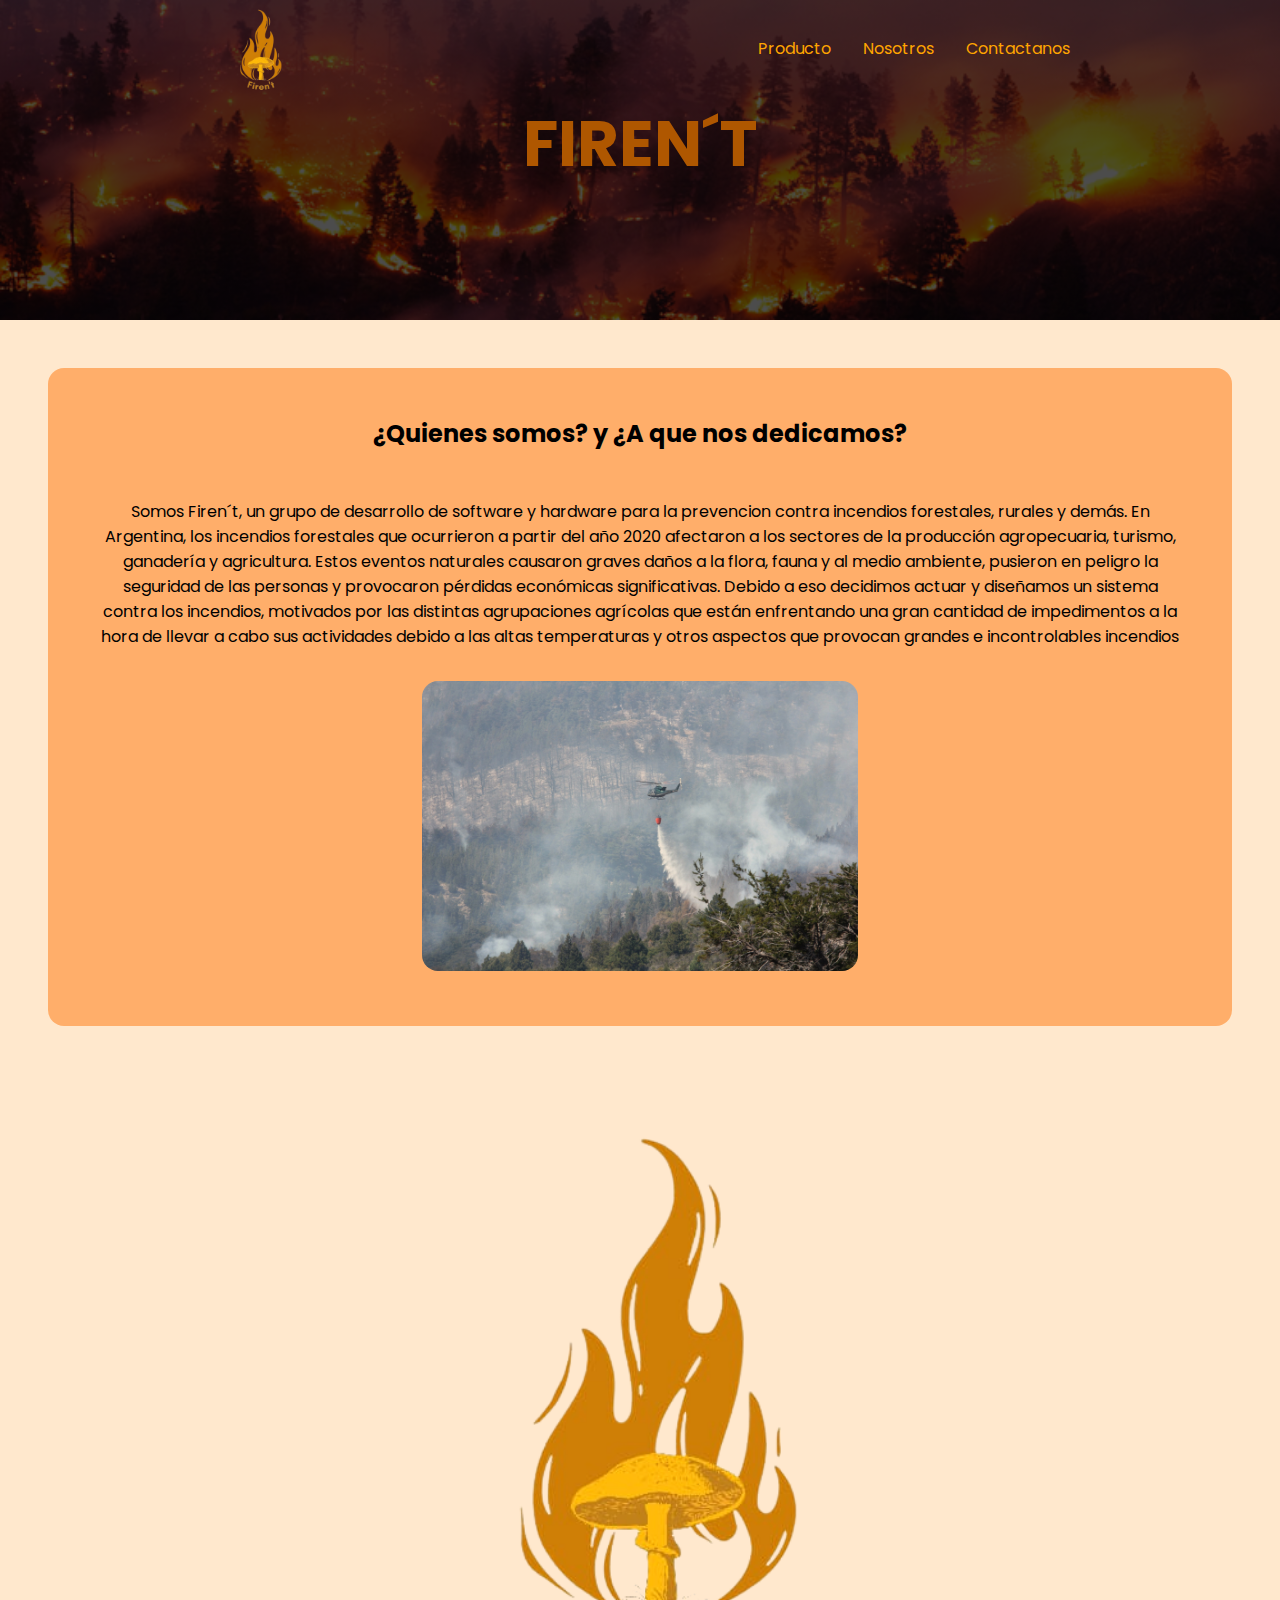
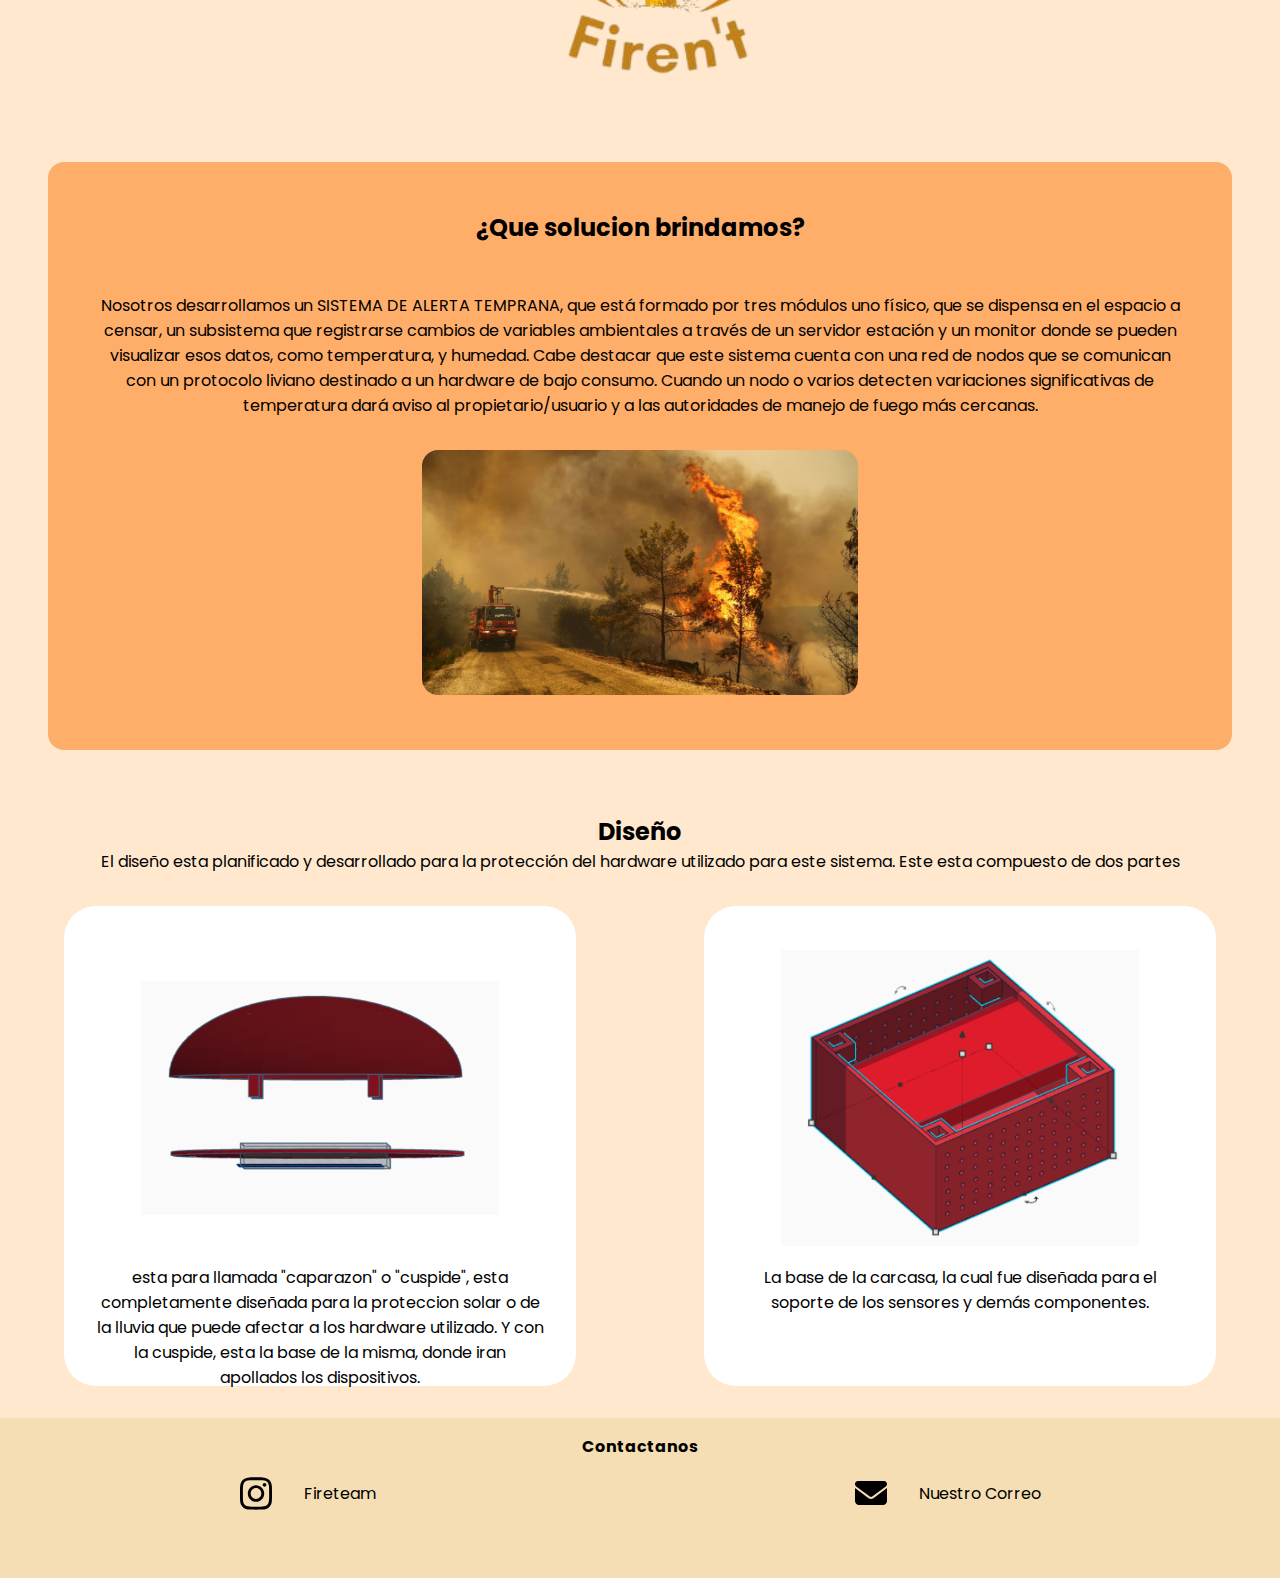
<file: index.html>
<!DOCTYPE html>
<html lang="en">

<head>
    
    <meta charset="UTF-8">
    <meta name="viewport" content="width=device-width, initial-scale=1.0">
    <title>FIREN´T</title>

    <!--relacion con el css-->
    <link rel="stylesheet" href="css/index.css">
    <!--logo -->
    <link rel="shortvut icon" href="/img/LOGOfirent.png" type="imagen/x-icon">
    
</head>

<body>
    <header>
        <!--MENÚ-->
        <div class="menu">

            <img src="/img/LOGOfirent.png" alt="">
            <ul>
                <li><a href="/producto.html">Producto</a></li>
                <li><a href="/nosotros.html">Nosotros</a></li>
                <li><a href="#footer">Contactanos</a></li>
            </ul>
        </div>
        <h1>FIREN´T</h1>
    </header>
    <main>
        <!--Contenedor de informacion breve-->
        <div class="contenedorQuienes">
            <div class="quienes">
                <h2>¿Quienes somos? y ¿A que nos dedicamos? </h2>
                <p>Somos Firen´t, un grupo de desarrollo de software y hardware para la prevencion contra incendios
                    forestales, rurales y demás.
                    En Argentina, los incendios forestales que ocurrieron a partir del año 2020 afectaron a los sectores
                    de
                    la producción agropecuaria, turismo, ganadería y agricultura. Estos eventos naturales causaron
                    graves
                    daños a la flora, fauna y al medio ambiente, pusieron en peligro la seguridad de las personas y
                    provocaron pérdidas económicas significativas.
                    Debido a eso decidimos actuar y
                    diseñamos un sistema contra los incendios, motivados por las distintas agrupaciones agrícolas que
                    están
                    enfrentando una gran cantidad de impedimentos a la hora de llevar a cabo sus actividades debido a
                    las
                    altas temperaturas y otros aspectos que provocan grandes e incontrolables incendios
                </p>
                <div class="relleno">
                    <img src="/img/relleno1.jpeg" alt="">
                </div>
            </div>
        </div>

        <div class="foto">
            <img src="/img/LOGOfirent.png" alt="">
        </div>

<!--contenedor de la solucion-->
        <div class="contenedorComo">
            <div class="como">
                <h2>¿Que solucion brindamos?</h2>
                <p>Nosotros desarrollamos un SISTEMA DE ALERTA TEMPRANA, que está formado por tres módulos uno físico,
                    que
                    se dispensa en el espacio a censar, un subsistema que registrarse cambios de variables ambientales a
                    través de un servidor estación y un monitor donde se pueden visualizar esos datos, como temperatura,
                    y
                    humedad. Cabe destacar que este sistema cuenta con una red de nodos que se comunican con un
                    protocolo
                    liviano destinado a un hardware de bajo consumo.
                    Cuando un nodo o varios detecten variaciones significativas de temperatura dará aviso al
                    propietario/usuario y a las autoridades de manejo de fuego más cercanas.
                </p>
                <div class="relleno">
                    <img src="/img/relleno2.jpeg" alt="">
                </div>
            </div>
        </div>
        <!--
        <div class="foto">
            <img src="/img/main2.jpeg" alt="">
        </div>
    -->

    <!--Apartado informacion breve sobre el diseño-->
        <div class="diseno">
            <h2>Diseño</h2>

            <p>El diseño esta planificado y desarrollado para la protección del hardware utilizado para este sistema.
                Este esta compuesto de dos partes
            </p>
            <div class="contenerDiseno">
                <div class="disenoBase">
                    <img src="/img/base.PNG" alt="">
                    <p>esta para llamada "caparazon" o "cuspide", esta completamente diseñada para la proteccion solar o
                        de la lluvia que puede afectar a los
                        hardware utilizado. Y con la cuspide, esta la base de la misma, donde iran apollados los
                        dispositivos.
                    </p>
                </div>
                <div class="disenoCapa">
                    <img src="/img/Captura6.5.PNG" alt="">
                    <p>La base de la carcasa, la cual fue diseñada para el soporte de los sensores y demás componentes.
                    </p>
                </div>
            </div>
        </div>
    </main>


    <!--footer-->
    <footer id="footer">
        <div class="titulo">
            <h4>Contactanos</h4>
        </div>
        <div class="contenedorFooter">
            <div class="insta">
                <img src="/img/instagram.svg" alt="">
                <a href="">Fireteam</a>
            </div>
            <div class="correo">
        
                <img src="/img/envelope-solid.svg" alt="">
                <a href="">Nuestro Correo</a>
            </div>
        </div>
    </footer>

</body>

</html>
</file>
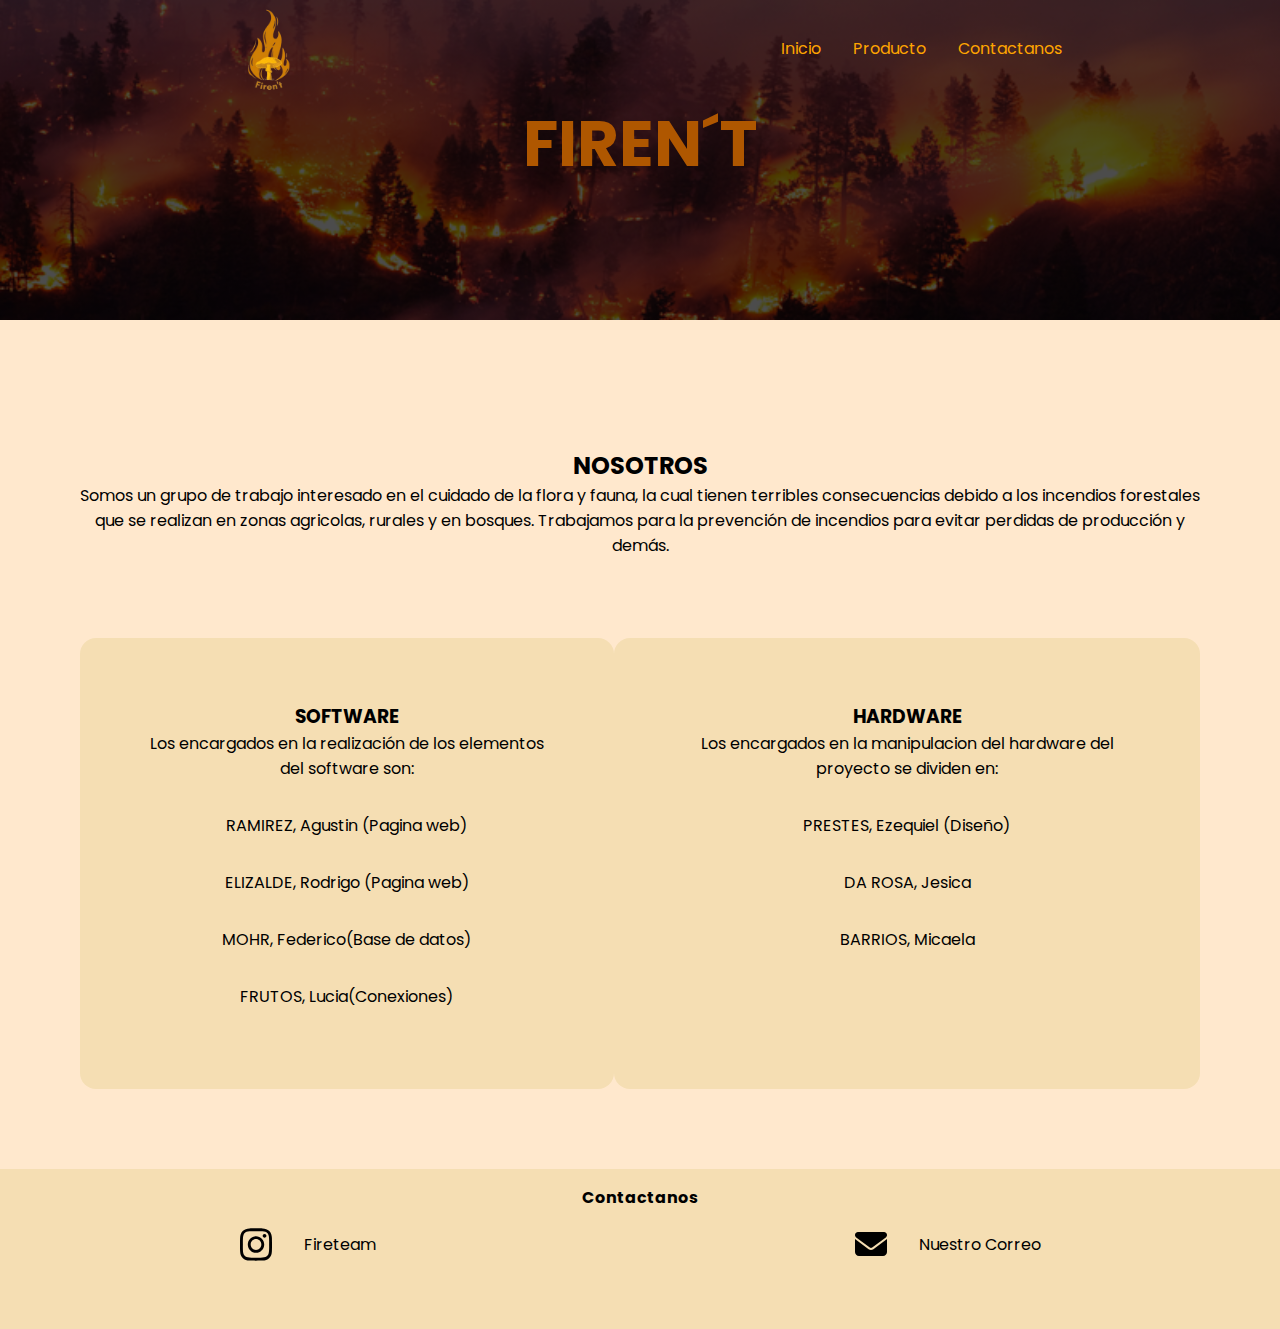
<file: nosotros.html>
<!DOCTYPE html>
<html lang="en">
<head>
    <meta charset="UTF-8">
    <meta name="viewport" content="width=device-width, initial-scale=1.0">
    <title>Nosotros FIREN´T</title>
    <link rel="stylesheet" href="css/nosotros.css">
    <link rel="shortvut icon" href="/img/LOGOfirent.png" type="imagen/x-icon">
</head>
<body>
    <header>
        <div class="menu">

            <img src="/img/LOGOfirent.png" alt="">
            <ul>
                <li><a href="/index.html">Inicio</a></li>
                <li><a href="/producto.html">Producto</a></li>
                <li><a href="#footer">Contactanos</a></li>
            </ul>
        </div>
        <h1>FIREN´T</h1>
    </header>
    <main>
        <div class="nosotros">
            <h2>NOSOTROS</h2>
            <p>Somos un grupo de trabajo interesado en el cuidado de la flora y fauna, la cual tienen terribles consecuencias debido a los incendios forestales
                que se realizan en zonas agricolas, rurales y en bosques. Trabajamos para la prevención de incendios para evitar perdidas de producción y demás.
            </p>
            <div class="nosotrosTarg">
                <div class="target">
                    <h3>SOFTWARE</h3>
                    <P>Los encargados en la realización de los elementos del software son:</P>
                    <ul>
                        <li>RAMIREZ, Agustin (Pagina web)</li>
                        <li>ELIZALDE, Rodrigo (Pagina web)</li>
                        <li>MOHR, Federico(Base de datos)</li>
                        <li>FRUTOS, Lucia(Conexiones)</li>

                    </ul>
                </div>
                    <div class="target">
                        <h3>HARDWARE
                        </h3>
                        <P>Los encargados en la manipulacion del hardware del proyecto se dividen en:
                        </P>
                        <ul>
                            <li>PRESTES, Ezequiel (Diseño)</li>
                            <li>DA ROSA, Jesica</li>
                            <li>BARRIOS, Micaela</li>
                        </ul>
                    </div>

            </div>
        </div>
    </main>
    <footer id="footer">
        <div class="titulo">
            <h4>Contactanos</h4>
        </div>
        <div class="contenedorFooter">
            <div class="insta">
                <img src="/img/instagram.svg" alt="">
                <a href="">Fireteam</a>
            </div>
            <div class="correo">
        
                <img src="/img/envelope-solid.svg" alt="">
                <a href="">Nuestro Correo</a>
            </div>
        </div>
    </footer>
</body>
</html>
</file>
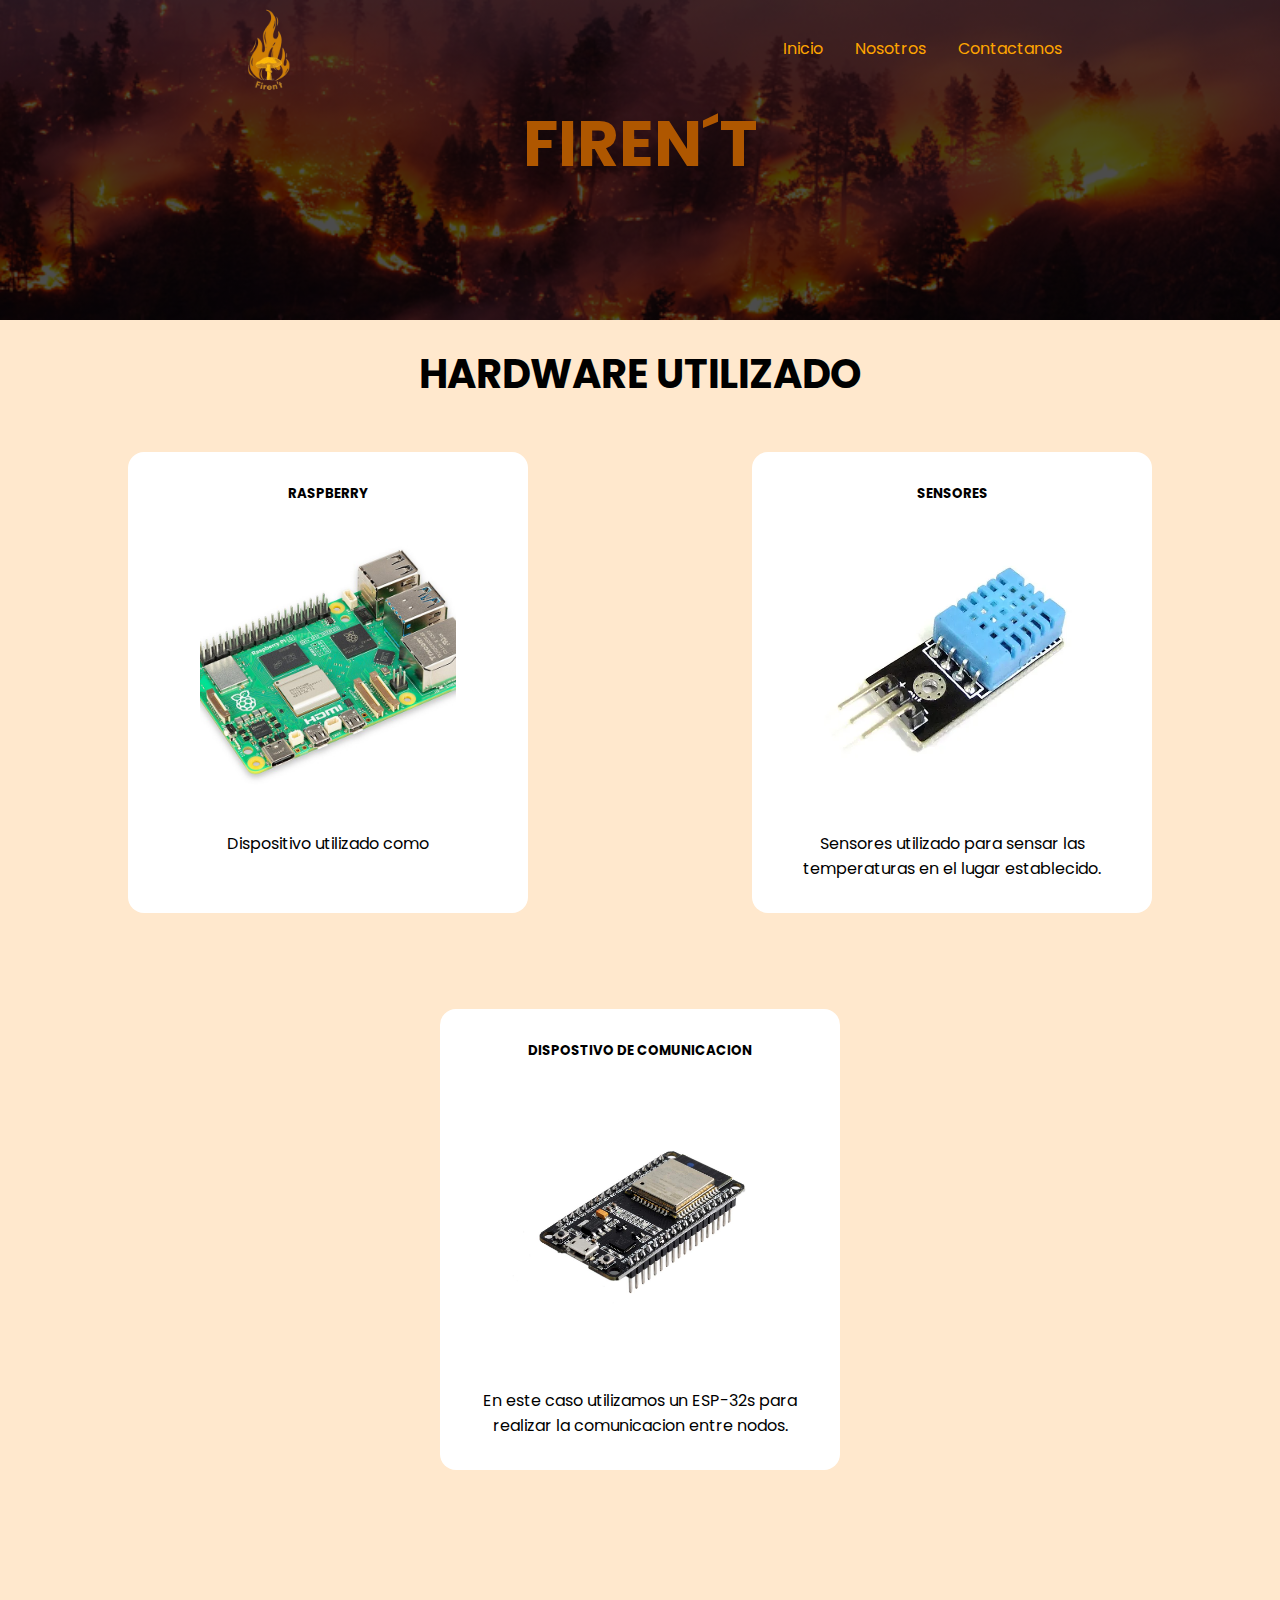
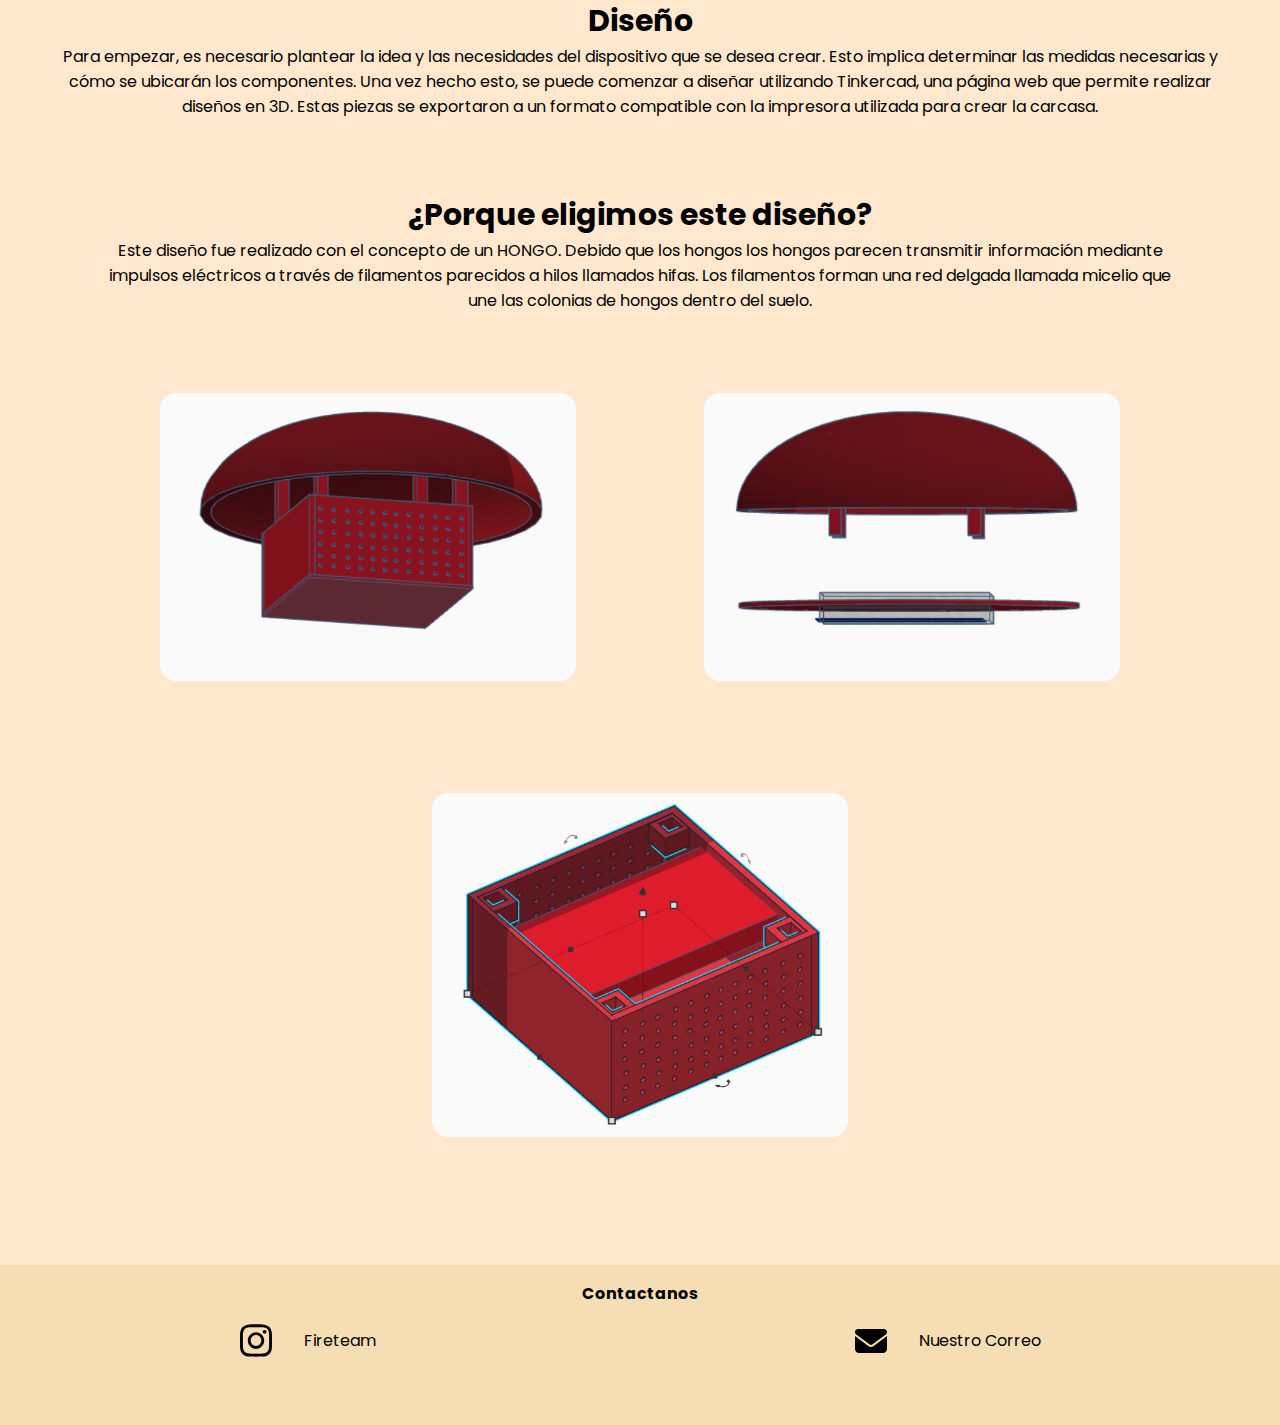
<file: producto.html>
<!DOCTYPE html>
<html lang="en">

<head>
    <meta charset="UTF-8">
    <meta name="viewport" content="width=device-width, initial-scale=1.0">
    <title>Producto FIREN´T</title>
    <link rel="stylesheet" href="css/producto.css">
    <link rel="shortvut icon" href="/img/LOGOfirent.png" type="imagen/x-icon">
</head>

<body>
    <header>
        <div class="menu">

            <img src="/img/LOGOfirent.png" alt="">
            <ul>
                <li><a href="/index.html">Inicio</a></li>
                <li><a href="nosotros.html">Nosotros</a></li>
                <li><a href="#footer">Contactanos</a></li>
            </ul>
        </div>
        <h1>FIREN´T</h1>
    </header>
    <main>
        <div class="productodet">
            <!---
            <div class="sistema">
                <h3>Sistema de alerta temprana</h3>
                <p>Nosotros diseñamos un sistema de alerta TEMPRANA con sensores de temperatura y humedad (DHT11), dispostivos de
                    comunicaciones (en este caso un ESP-32)
                    y una placa Raspberry.
                </p>-->
                  <div class="contenedorHard">
                <h3>HARDWARE UTILIZADO</h3>
                    <div class="hardware">
                        <div class="hardwareP">
                            <h5>RASPBERRY</h5>
                            <img src="/img/hardware1.jpg" alt="">
                            <p>Dispositivo utilizado como</p>
                        </div>
                        <div class="hardwareP">
                            <h5>SENSORES</h5>
                            <img src="/img/hardware2.webp" alt="">
                            <p>Sensores utilizado para sensar las temperaturas en el lugar establecido.</p>
                        </div>
                        <div class="hardwareP">
                            <h5>DISPOSTIVO DE COMUNICACION</h5>
                            <img src="/img/hardware3.jpg" alt="">
                            <p>En este caso utilizamos un ESP-32s para realizar la comunicacion entre nodos.</p>
                        </div>
                    </div>
                </div>
            </div>
        <div class="disenoProduc">
            <div class="textoDise">
             <h3>Diseño</h3>
             <p>Para empezar, es necesario plantear la idea y las necesidades del dispositivo que se desea crear.
                 Esto implica determinar las medidas necesarias y cómo se ubicarán los componentes. Una vez hecho
                 esto, se puede comenzar a diseñar utilizando Tinkercad,
                 una página web que permite realizar diseños en 3D. Estas piezas se exportaron a un formato
                 compatible con la impresora utilizada para crear la carcasa.
             </p>
            </div>
             <br>
             <div class="textDise">
             <h3>¿Porque eligimos este diseño?</h3>
             <p>Este diseño fue realizado con el concepto de un HONGO. Debido que los hongos los hongos parecen transmitir información mediante impulsos eléctricos a través de filamentos parecidos a hilos llamados hifas. Los filamentos forman una red delgada
                  llamada micelio que une las colonias de hongos dentro del suelo.</p>

                  <div class="disenoTinkercad">
                     <img src="img/diseño.PNG" alt="">
                     <img src="/img/base.PNG" alt="">
                     <img src="/img/Captura6.5.PNG" alt="">
                  </div>
             </div>

         </div>
        
        </div>

       
          
        

    </main>
    <footer id="footer">
        <div class="titulo">
            <h4>Contactanos</h4>
        </div>
        <div class="contenedorFooter">
            <div class="insta">
                <img src="/img/instagram.svg" alt="">
                <a href="">Fireteam</a>
            </div>
            <div class="correo">
        
                <img src="/img/envelope-solid.svg" alt="">
                <a href="">Nuestro Correo</a>
            </div>
        </div>
    </footer>

</body>

</html>
</file>
<file: css/index.css>
@import url('https://fonts.googleapis.com/css2?family=Poppins:ital,wght@0,500;0,700;1,200&display=swap');

*{
    margin: 0;
    padding: 0;
    box-sizing: border-box;
}

 body{
    min-height: 100vh;
    font-family: 'Poppins', sans-serif;
    background-color: #ffe8cd;
}


header{
    background-image: linear-gradient(rgba(0, 0, 0, 0.7), rgba(0, 0, 0, 0.7)), url(/img/Header.png);
    background-position: center;
    background-size: cover;
    height: 20em;
}
header h1{
    font-size: 4em;
    display: flex;
    color: #af5700;
    justify-content: center;
}
.menu{
    height: 6em;
    display: flex;
    justify-content: space-around;
}
.menu ul {
    display: flex;
    list-style: none;
}
.menu li {
    display: flex;
    margin-left: 2em;
    align-items: center;
}
.menu li a{
    text-decoration: none;
    color: orange;
}
.menu li a:hover{
    color: white;
    transition: all 0.5s;
    
}
main{
    font-family: 'Poppins', sans-serif;  
}
.foto{
    display: flex;
    justify-content: center;
}
.foto img{
    
    width: 30em;
    height: 30em;
    
    height: 40em;
    object-fit: cover;

}

/*quienes somos*/
.quienes, .como{
    border-radius: 1em;
    color: rgb(0, 0, 0);
    background-color: #ffae6a;
    padding: 3em;
    text-align: center;
    margin: 3em;
    
}

.quienes h2{
    margin-bottom: 2em;
}
.como h2{
    margin-bottom: 2em;
}
.relleno img{
    margin-top: 2em;
    width: 40%;
    border-radius: 1em;
}
.relleno{
    width: 100%;
}
/*quienes somos*/


/*diseño*/
.diseno{
    margin-top: 4em;
    text-align: center;
}
.contenerDiseno{
    display: flex;
    flex-wrap: wrap;
    justify-content: space-around;
}
.contenerDiseno img{
    object-fit: contain;
    width: 80%;
    height: 20em;
}
.disenoBase, .disenoCapa{
    margin-top: 6em;
    width: 40%;
    height: 30em;
    padding: 2em;
    background-color: white;
    margin: 2em;
    border-radius: 2em;
}
.disenoBase p , .disenoCapa p{
    
    width: 100%;
    height: 70%;
}


/*footer*/
footer{
    background-color: wheat;
    color: black;
    height: 10em;
}
.titulo{
    text-align: center;
    padding: 1em;
}
.contenedorFooter{
    display: flex;
    justify-content: space-around;
    align-items: center;
}
footer img{
    width: 2em;
    margin-right: 2em;
}
footer .insta, .correo{
    align-items: center;
    display: flex;
    
}
.insta a, .correo a {
    color: black;
    text-decoration: none;
}
.insta a:hover, .correo a:hover{
    transition: all 0.5s;
    color: #af5700;
}



/*medidas para dispositivos con un ancho de 1000px*/
@media (max-width:1000px){
    body{
        width: 100%;
    }
    html{
        width: 100%;
    }
    header{
        width: 100%;
    }
    footer{
        width: 100%;
    }

}

/*medidas para dispositivos con un ancho de 600px*/
@media (max-width:600px){
    body{
        width: 100vh;
    }
    html{
        width: 100vh;
    }
    header{
        width: 100vh;
    }
    footer{
        width: 100vh;
    }
    .contenerDiseno{
        display: flex;
        flex-wrap: wrap;
        flex-direction: column;
        justify-content: center;
    }
    .disenoBase, .disenoCapa{
        margin-top: 6em;
        width: 90%;
        height: 30em;
        padding: 2em;
        background-color: white;
        margin: 2em;
        border-radius: 2em;
    }
}


/*medidas para dispositivos con un ancho de 400px*/
@media (max-width:400px){
    body{
        width: 100%;
    }
    html{
        width: 100%;
    }
    header{
        width: 100%;
    }
    footer{
        width: 100%;
    }
}

@media (max-width:395px){
    body{
        width: 100vh;
    }
    html{
        width: 100vh;
    }
    header{
        width: 100vh;
    }
    footer{
        width: 100vh;
    }
    .contenerDiseno{
        display: flex;
        flex-wrap: wrap;
        flex-direction: column;
        justify-content: center;
    }
    .disenoBase, .disenoCapa{
        margin-top: 6em;
        width: 90%;
        height: 30em;
        padding: 2em;
        background-color: white;
        margin: 2em;
        border-radius: 2em;
    }
    .quienes, .como{
        width: 85%;
        border-radius: 1em;
        color: rgb(0, 0, 0);
        text-align: center;
        
        
    }
    .relleno img{
        margin-top: 2em;
        width: 70%;
        border-radius: 1em;
    }
    
}
</file>
<file: css/nosotros.css>
@import url('https://fonts.googleapis.com/css2?family=Poppins:ital,wght@0,500;0,700;1,200&display=swap');

*{
    margin: 0;
    padding: 0;
    box-sizing: border-box;
}

 body{
    min-height: 100vh;
    font-family: 'Poppins', sans-serif;
    background-color: #ffe8cd;
   
}

header{
    background-image: linear-gradient(rgba(0, 0, 0, 0.7), rgba(0, 0, 0, 0.7)), url(/img/Header.png);
    background-position: center;
    background-size: cover;
    height: 20em;
}
header h1{
    font-size: 4em;
    display: flex;
    color: #af5700;
    justify-content: center;
}
.menu{
    height: 6em;
    display: flex;
    justify-content: space-around;
}
.menu ul {
    display: flex;
    list-style: none;
}
.menu li {
    display: flex;
    margin-left: 2em;
    align-items: center;
}
.menu li a{
    text-decoration: none;
    color: orange;
}
.menu li a:hover{
    color: white;
    transition: all 0.5s;
}




.nosotros{
    text-align: center;
    margin-top: 3em;
    padding: 5em;
}
.nosotrosTarg{
    margin-top: 5em;
    display: flex;
    justify-content: space-around;
}
.target{
    padding: 4em;
    background-color: wheat;
    border-radius: 1em;
}
.target li{
    padding: 1em;
 list-style: none;
}
.target ul{
    margin-top: 1em;
}


/*footer*/
footer{
    background-color: wheat;
    color: black;
    height: 10em;
    
}
.titulo{
    text-align: center;
    padding: 1em;
}
.contenedorFooter{
    display: flex;
    justify-content: space-around;
    align-items: center;
}
footer img{
    width: 2em;
    margin-right: 2em;
}
footer .insta, .correo{
    align-items: center;
    display: flex;
    
}
.insta a, .correo a {
    color: black;
    text-decoration: none;
}
.insta a:hover, .correo a:hover{
    transition: all 0.5s;
    color: #af5700;
}

@media (max-width:1000px){
    body{
        width: 100%;
        height: 100vh;
    }
    html{
        width: 100%;
    }
    header{
        width: 100vh;
    }
    footer{
        width: 100vh;
    }
}

@media (max-width:600px){
    body{
        height: 100vh;
        width: 100vh;
    }
    html{
        width: 100vh;
    }
    header{
        width: 100vh;
    }
    footer{
        width: 100vh;
    }
}
@media (max-width:400px){
    body{
        min-height: 100vh;
        width: 100vh;
    }
    html{
        width: 100vh;
    }
    header{
        width: 100vh;
    }
    footer{
        width: 100vh;
        margin-top: auto;
    }
}
</file>
<file: css/producto.css>
@import url('https://fonts.googleapis.com/css2?family=Poppins:ital,wght@0,500;0,700;1,200&display=swap');

*{
    margin: 0;
    padding: 0;
    box-sizing: border-box;
}

 body{
    min-height: 100vh;
    font-family: 'Poppins', sans-serif;
    background-color: #ffe8cd;
}


header{
    background-image: linear-gradient(rgba(0, 0, 0, 0.7), rgba(0, 0, 0, 0.7)), url(/img/Header.png);
    background-position: center;
    background-size: cover;
    height: 20em;
}
header h1{
    font-size: 4em;
    display: flex;
    color: #af5700;
    justify-content: center;
}
.menu{
    height: 6em;
    display: flex;
    justify-content: space-around;
}
.menu ul {
    display: flex;
    list-style: none;
}
.menu li {
    display: flex;
    margin-left: 2em;
    align-items: center;
}
.menu li a{
    text-decoration: none;
    color: orange;
}
.menu li a:hover{
    color: white;
    transition: all 0.5s;
}



/*detalles*/
.productodet h2, .sistema h3, .contenedorHard h3{
    font-size: 40px;
}
.productodet{
   
    text-align: center;
}

.contenedorHard{
    margin-top: 0.5em;
    padding: 1em;
}
.hardware{
    display: flex;
    flex-direction: row;
    flex-wrap: wrap;
    justify-content: space-around;
    
    
}
.hardwareP{
    width: 25em;
    margin: 3em;
    padding: 2em;
    background-color: #ffffff;
    color: #000000;
    border-radius: 1EM;

}
/*
.hardwareP::before{
    box-shadow: 3px 3px 3px;
}*/
.hardwareP img{
    width: 100%;
    padding: 2em;
    border-radius: 4em;
    height: 20em;
    object-fit: cover;
    width: 20em;

}

.disenoProduc{
    margin-top: 1em;
    text-align: center;
    padding: 3em;
}
.disenoProduc h3{
    font-size: 30px;
}
.textDise{
    padding: 3em;
}
.disenoTinkercad{
    display: flex;
    flex-wrap: wrap;
    justify-content: space-around;
}
.disenoTinkercad img{
    border-radius: 3em;
    margin-top: 3em;
    padding: 2em;
    width: 30em;
}

/*footer*/
footer{
    background-color: wheat;
    color: black;
    height: 10em;
}
.titulo{
    text-align: center;
    padding: 1em;
}
.contenedorFooter{
    display: flex;
    justify-content: space-around;
    align-items: center;
}
footer img{
    width: 2em;
    margin-right: 2em;
}
footer .insta, .correo{
    align-items: center;
    display: flex;
    
}
.insta a, .correo a {
    color: black;
    text-decoration: none;
}
.insta a:hover, .correo a:hover{
    transition: all 0.5s;
    color: #af5700;
}





/*media screen*/
@media (max-width:1000px){
    body{
        width: 100%;
    }
    html{
        width: 100%;
    }
    header{
        width: 100%;
    }
    footer{
        width: 100%;
    }
    .disenoTinkercad{
        display: flex;
        width: 100%;
        
    }
    .disenoTinkercad img{
    display: flex;
    flex-direction: column;
    flex-wrap: wrap;
    justify-content: center;
}

}
@media (max-width:600px){
    body{
        width: 100vh;
    }
    html{
        width: 100vh;
    }
    header{
        width: 100vh;
    }
    footer{
        width: 100vh;
    }
    .disenoTinkercad{
        display: flex;
        width: 100%;
        
    }
    .disenoTinkercad img{
    display: flex;
    flex-direction: row;
    flex-wrap: wrap;
    justify-content: space-around;
}
}

@media (max-width:400px){
    body{
        width: 100vh;
    }
    html{
        width: 100vh;
    }
    header{
        width: 100vh;
    }
    footer{
        width: 100vh;
    }
}
</file>
